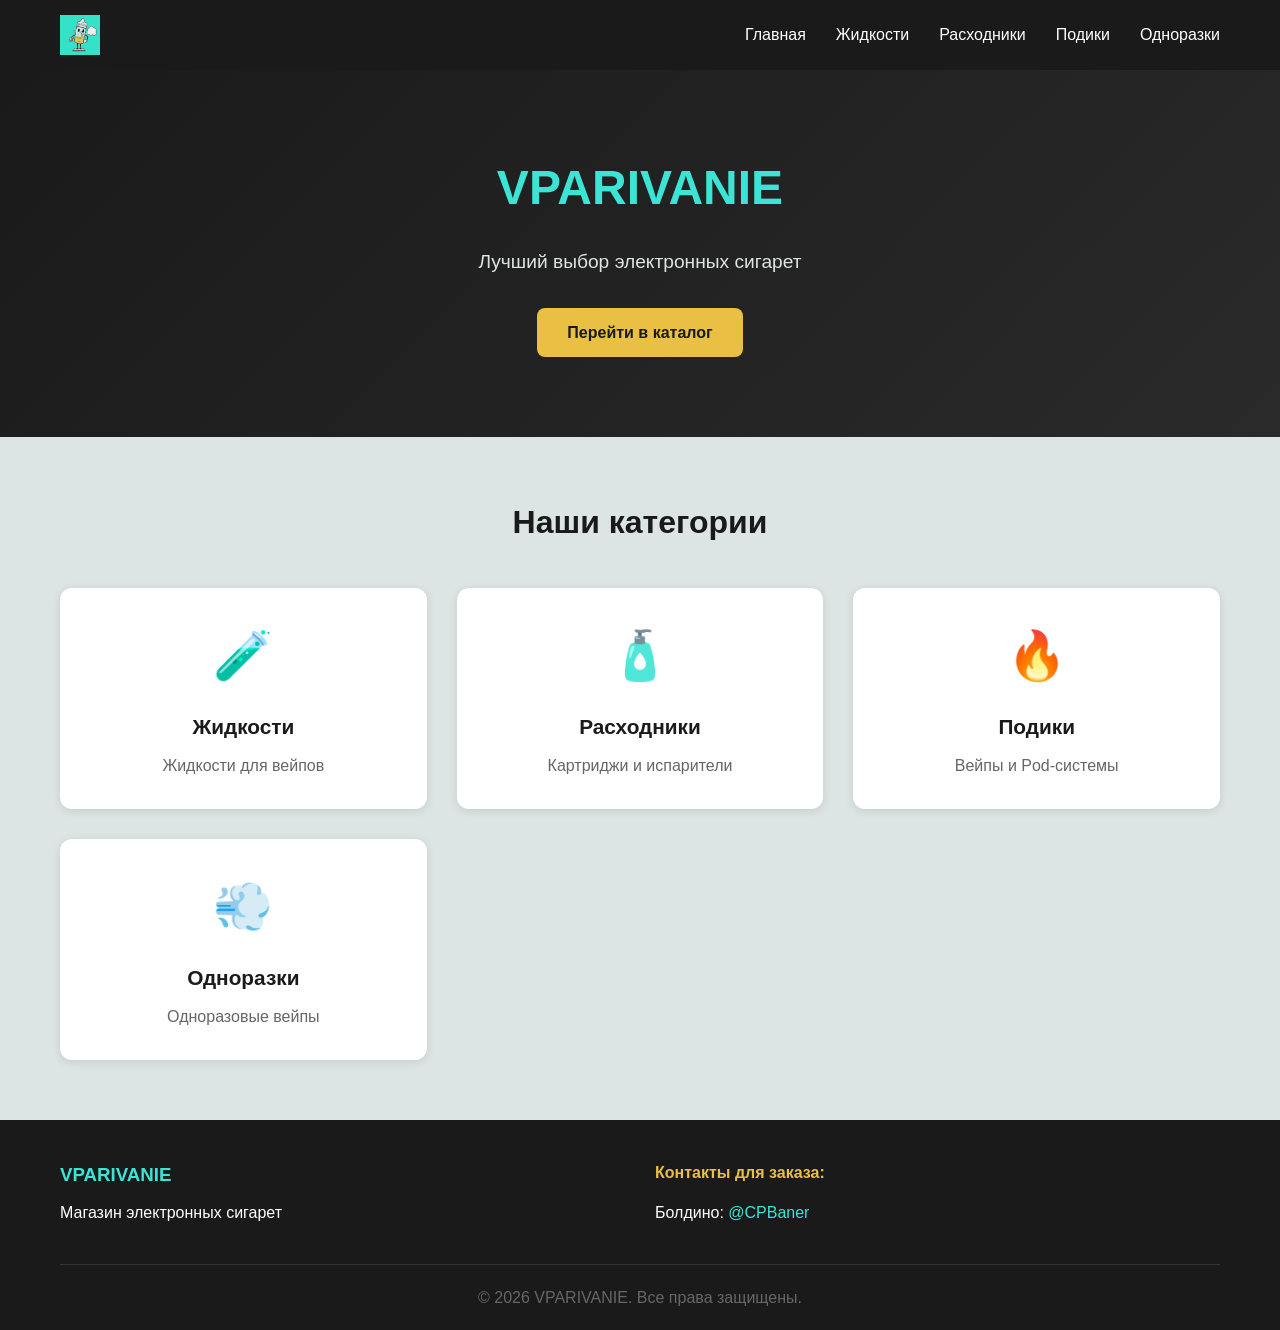
<file: index.html>
<!DOCTYPE html>
<html lang="ru">
<head>
    <meta charset="UTF-8">
    <meta name="viewport" content="width=device-width, initial-scale=1.0">
    <title>VPARIVANIE - Магазин электронных сигарет</title>
    <link rel="stylesheet" href="style.css">
</head>
<body>
    <header class="header">
        <div class="container">
            <a href="index.html" class="logo">
                <img src="images/logo.png" alt="VPARIVANIE" class="logo-img">
            </a>
            <nav class="nav">
                <button class="nav-toggle" aria-label="Меню">
                    <span></span>
                    <span></span>
                    <span></span>
                </button>
                <ul class="nav-list">
                    <li><a href="index.html" class="nav-link">Главная</a></li>
                    <li><a href="жидкости.html" class="nav-link">Жидкости</a></li>
                    <li><a href="расходники.html" class="nav-link">Расходники</a></li>
                    <li><a href="подики.html" class="nav-link">Подики</a></li>
                    <li><a href="одноразки.html" class="nav-link">Одноразки</a></li>
                </ul>
            </nav>
        </div>
    </header>

    <main class="main">
        <section class="hero">
            <div class="container">
                <h1 class="hero-title">VPARIVANIE</h1>
                <p class="hero-subtitle">Лучший выбор электронных сигарет</p>
                <a href="жидкости.html" class="btn">Перейти в каталог</a>
            </div>
        </section>

        <section class="categories">
            <div class="container">
                <h2 class="section-title">Наши категории</h2>
                <div class="category-grid">
                    <a href="жидкости.html" class="category-card">
                        <div class="category-icon">🧪</div>
                        <h3>Жидкости</h3>
                        <p>Жидкости для вейпов</p>
                    </a>
                    <a href="расходники.html" class="category-card">
                        <div class="category-icon">🧴</div>
                        <h3>Расходники</h3>
                        <p>Картриджи и испарители</p>
                    </a>
                    <a href="подики.html" class="category-card">
                        <div class="category-icon">🔥</div>
                        <h3>Подики</h3>
                        <p>Вейпы и Pod-системы</p>
                    </a>
                    <a href="одноразки.html" class="category-card">
                        <div class="category-icon">💨</div>
                        <h3>Одноразки</h3>
                        <p>Одноразовые вейпы</p>
                    </a>
                </div>
            </div>
        </section>
    </main>

    <footer class="footer">
        <div class="container">
            <div class="footer-content">
                <div class="footer-info">
                    <h3>VPARIVANIE</h3>
                    <p>Магазин электронных сигарет</p>
                </div>
                <div class="footer-contacts">
                    <h4>Контакты для заказа:</h4>
                    <p>Болдино: <a href="https://t.me/CPBaner" target="_blank">@CPBaner</a></p>
                </div>
            </div>
            <div class="footer-bottom">
                <p>&copy; 2026 VPARIVANIE. Все права защищены.</p>
            </div>
        </div>
    </footer>

    <script src="script.js"></script>
</body>
</html>
</file>
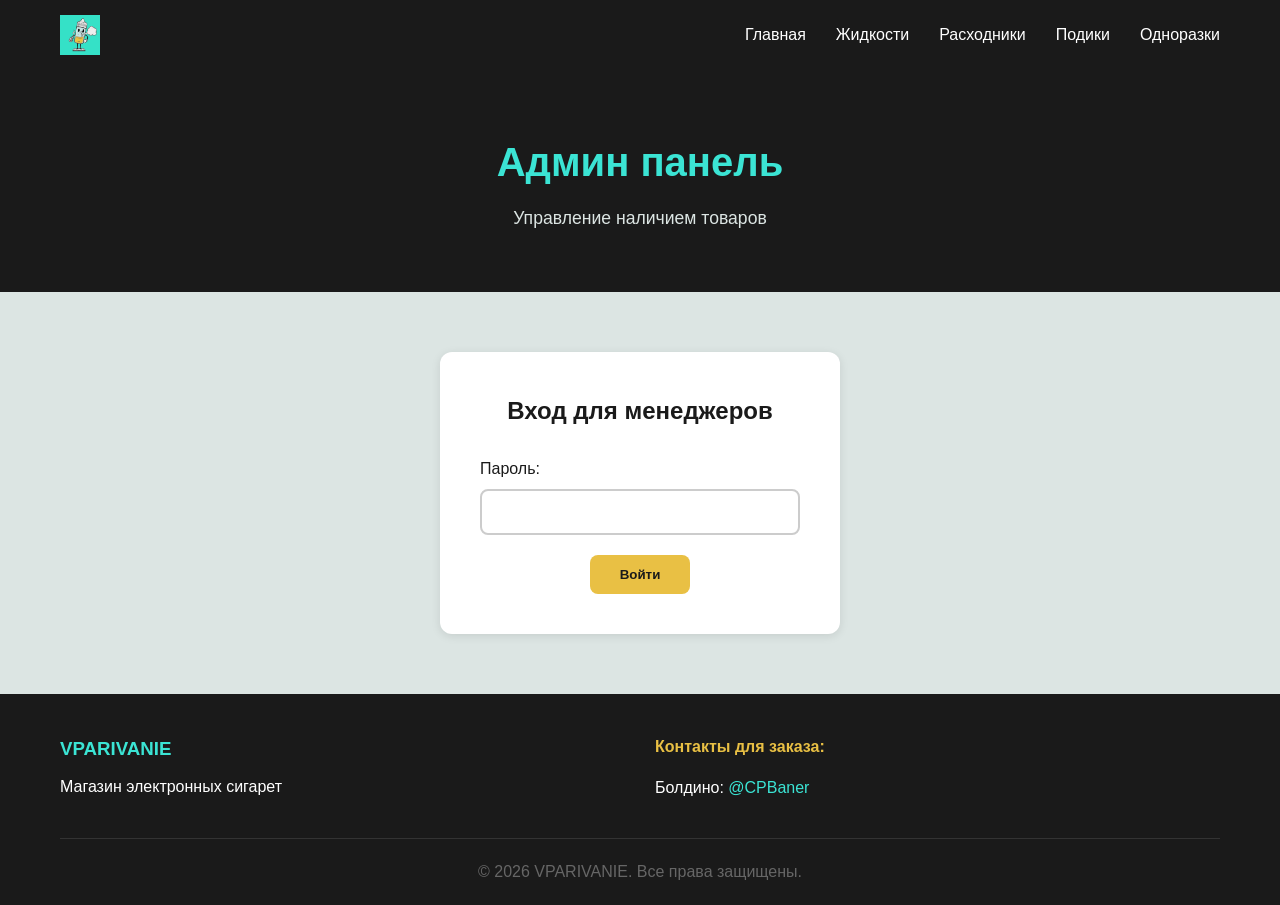
<file: admin.html>
<!DOCTYPE html>
<html lang="ru">
<head>
    <meta charset="UTF-8">
    <meta name="viewport" content="width=device-width, initial-scale=1.0">
    <title>Админ панель - VPARIVANIE</title>
    <link rel="stylesheet" href="style.css">
</head>
<body>
    <header class="header">
        <div class="container">
            <a href="index.html" class="logo">
                <img src="images/logo.png" alt="VPARIVANIE" class="logo-img">
            </a>
            <nav class="nav">
                <button class="nav-toggle" aria-label="Меню">
                    <span></span>
                    <span></span>
                    <span></span>
                </button>
                <ul class="nav-list">
                    <li><a href="index.html" class="nav-link">Главная</a></li>
                    <li><a href="жидкости.html" class="nav-link">Жидкости</a></li>
                    <li><a href="расходники.html" class="nav-link">Расходники</a></li>
                    <li><a href="подики.html" class="nav-link">Подики</a></li>
                    <li><a href="одноразки.html" class="nav-link">Одноразки</a></li>
                </ul>
            </nav>
        </div>
    </header>

    <main class="main">
        <section class="page-header">
            <div class="container">
                <h1>Админ панель</h1>
                <p>Управление наличием товаров</p>
            </div>
        </section>

        <section class="page-content">
            <div class="container">
                <div class="admin-container">
                    <div class="login-form" id="loginForm">
                        <h2>Вход для менеджеров</h2>
                        <form id="adminLoginForm">
                            <div class="form-group">
                                <label for="adminPassword">Пароль:</label>
                                <input type="password" id="adminPassword" required>
                            </div>
                            <button type="submit" class="btn">Войти</button>
                        </form>
                    </div>

                    <div class="admin-panel" id="adminPanel" style="display: none;">
                        <div class="admin-header">
                            <h2>Управление наличием</h2>
                            <div class="admin-actions">
                                <button class="btn" id="saveChangesBtn">Сохранить изменения</button>
                                <button class="btn btn-secondary" id="logoutBtn">Выйти</button>
                            </div>
                        </div>

                        <div class="admin-search">
                            <input type="text" id="adminSearch" placeholder="Поиск товара...">
                        </div>

                        <div class="admin-tabs">
                            <button class="admin-tab active" data-tab="liquids">Жидкости</button>
                            <button class="admin-tab" data-tab="cartridges">Картриджи/Испарители</button>
                            <button class="admin-tab" data-tab="pods">Подики</button>
                            <button class="admin-tab" data-tab="disposables">Одноразки</button>
                        </div>

                        <div class="admin-content">
                            <div class="admin-section active" id="liquids">
                                <h3>Жидкости</h3>
                                <div id="liquidsList"></div>
                            </div>
                            <div class="admin-section" id="cartridges">
                                <h3>Картриджи/Испарители</h3>
                                <div id="cartridgesList"></div>
                            </div>
                            <div class="admin-section" id="pods">
                                <h3>Подики</h3>
                                <div id="podsList"></div>
                            </div>
                            <div class="admin-section" id="disposables">
                                <h3>Одноразки</h3>
                                <div id="disposablesList"></div>
                            </div>
                        </div>
                    </div>
                </div>
            </div>
        </section>
    </main>

    <footer class="footer">
        <div class="container">
            <div class="footer-content">
                <div class="footer-info">
                    <h3>VPARIVANIE</h3>
                    <p>Магазин электронных сигарет</p>
                </div>
                <div class="footer-contacts">
                    <h4>Контакты для заказа:</h4>
                    <p>Болдино: <a href="https://t.me/CPBaner" target="_blank">@CPBaner</a></p>
                </div>
            </div>
            <div class="footer-bottom">
                <p>&copy; 2026 VPARIVANIE. Все права защищены.</p>
            </div>
        </div>
    </footer>

    <script src="admin.js"></script>
</body>
</html>
</file>
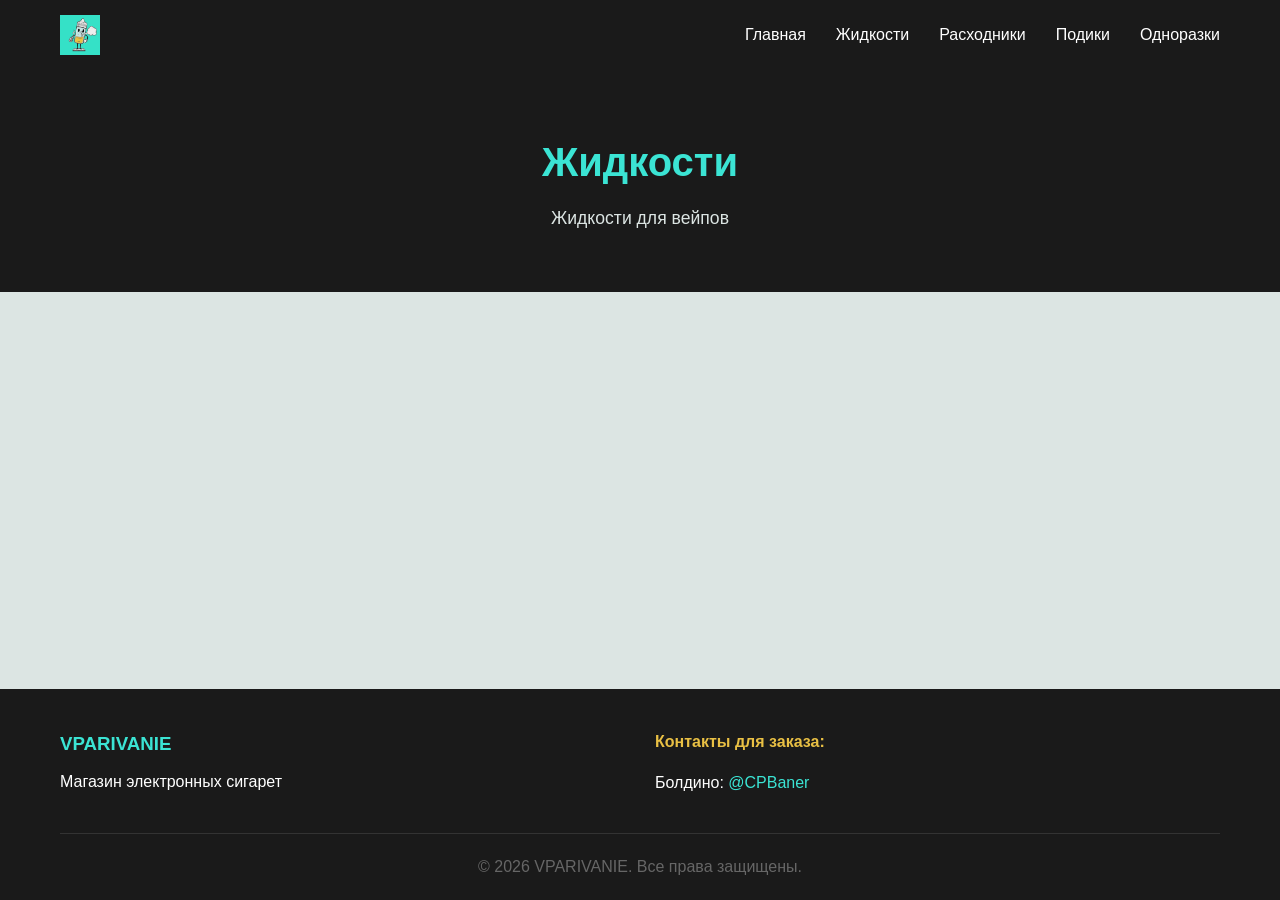
<file: жидкости.html>
<!DOCTYPE html>
<html lang="ru">
<head>
    <meta charset="UTF-8">
    <meta name="viewport" content="width=device-width, initial-scale=1.0">
    <title>Жидкости - VPARIVANIE</title>
    <link rel="stylesheet" href="style.css">
</head>
<body>
    <header class="header">
        <div class="container">
            <a href="index.html" class="logo">
                <img src="images/logo.png" alt="VPARIVANIE" class="logo-img">
            </a>
            <nav class="nav">
                <button class="nav-toggle" aria-label="Меню">
                    <span></span>
                    <span></span>
                    <span></span>
                </button>
                <ul class="nav-list">
                    <li><a href="index.html" class="nav-link">Главная</a></li>
                    <li><a href="жидкости.html" class="nav-link">Жидкости</a></li>
                    <li><a href="расходники.html" class="nav-link">Расходники</a></li>
                    <li><a href="подики.html" class="nav-link">Подики</a></li>
                    <li><a href="одноразки.html" class="nav-link">Одноразки</a></li>
                </ul>
            </nav>
        </div>
    </header>

    <main class="main">
        <section class="page-header">
            <div class="container">
                <h1>Жидкости</h1>
                <p>Жидкости для вейпов</p>
            </div>
        </section>

        <section class="page-content">
            <div class="container">
                <div class="brand-grid" id="brandGrid">
                    <!-- Brand cards will be generated by JS -->
                </div>
            </div>
        </section>
    </main>

    <footer class="footer">
        <div class="container">
            <div class="footer-content">
                <div class="footer-info">
                    <h3>VPARIVANIE</h3>
                    <p>Магазин электронных сигарет</p>
                </div>
                <div class="footer-contacts">
                    <h4>Контакты для заказа:</h4>
                    <p>Болдино: <a href="https://t.me/CPBaner" target="_blank">@CPBaner</a></p>
                </div>
            </div>
            <div class="footer-bottom">
                <p>&copy; 2026 VPARIVANIE. Все права защищены.</p>
            </div>
        </div>
    </footer>

    <div class="overlay" id="brandOverlay">
        <div class="overlay-content">
            <button class="overlay-close" id="overlayClose">&times;</button>
            <h2 id="overlayTitle"></h2>
            <div id="overlayBody"></div>
        </div>
    </div>

    <script src="script.js"></script>
    <script src="жидкости.js"></script>
</body>
</html>
</file>
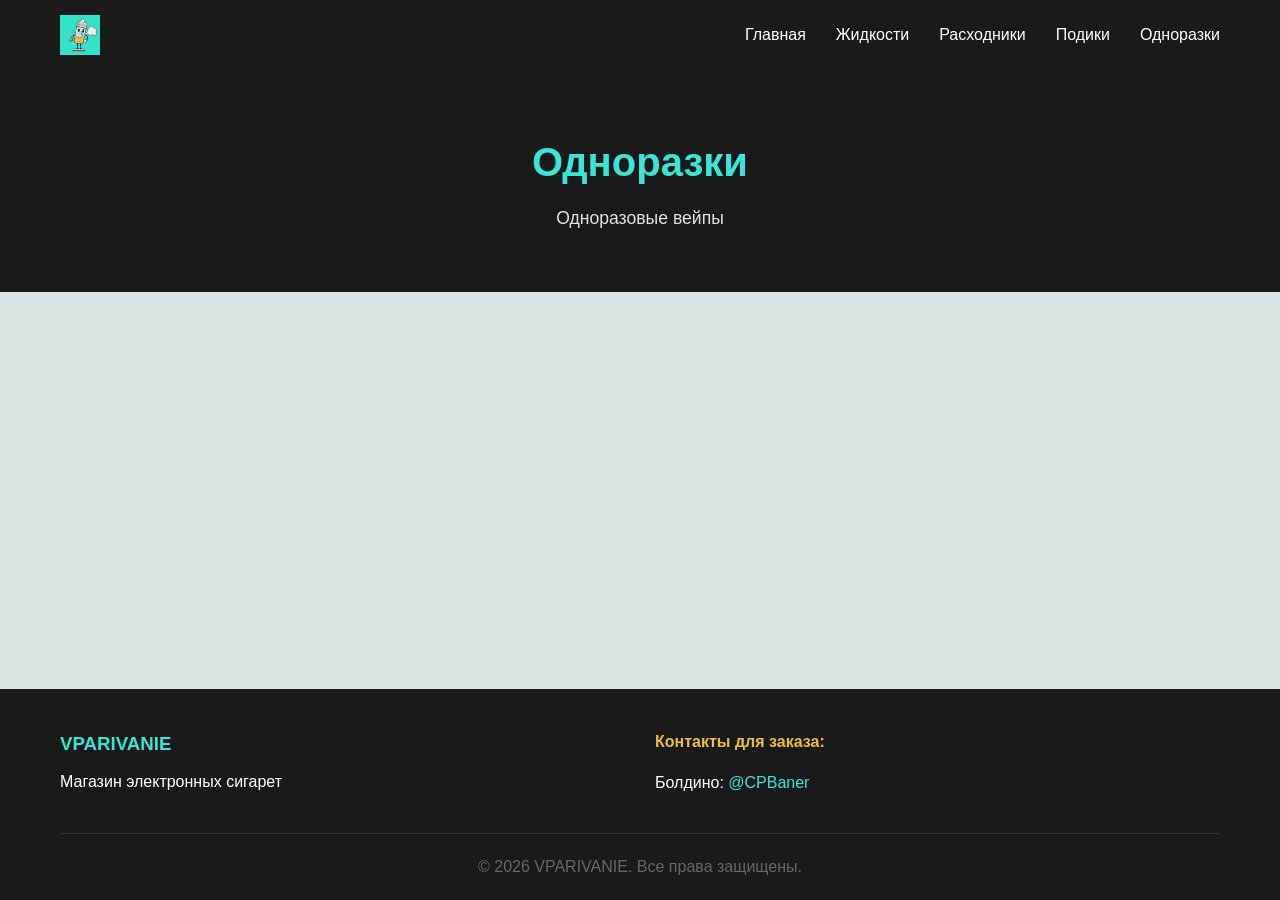
<file: одноразки.html>
<!DOCTYPE html>
<html lang="ru">
<head>
    <meta charset="UTF-8">
    <meta name="viewport" content="width=device-width, initial-scale=1.0">
    <title>Одноразки - VPARIVANIE</title>
    <link rel="stylesheet" href="style.css">
</head>
<body>
    <header class="header">
        <div class="container">
            <a href="index.html" class="logo">
                <img src="images/logo.png" alt="VPARIVANIE" class="logo-img">
            </a>
            <nav class="nav">
                <button class="nav-toggle" aria-label="Меню">
                    <span></span>
                    <span></span>
                    <span></span>
                </button>
                <ul class="nav-list">
                    <li><a href="index.html" class="nav-link">Главная</a></li>
                    <li><a href="жидкости.html" class="nav-link">Жидкости</a></li>
                    <li><a href="расходники.html" class="nav-link">Расходники</a></li>
                    <li><a href="подики.html" class="nav-link">Подики</a></li>
                    <li><a href="одноразки.html" class="nav-link">Одноразки</a></li>
                </ul>
            </nav>
        </div>
    </header>

    <main class="main">
        <section class="page-header">
            <div class="container">
                <h1>Одноразки</h1>
                <p>Одноразовые вейпы</p>
            </div>
        </section>

        <section class="page-content">
            <div class="container">
                <div class="product-grid" id="disposableGrid">
                    <!-- Disposable cards will be generated by JS -->
                </div>
            </div>
        </section>
    </main>

    <footer class="footer">
        <div class="container">
            <div class="footer-content">
                <div class="footer-info">
                    <h3>VPARIVANIE</h3>
                    <p>Магазин электронных сигарет</p>
                </div>
                <div class="footer-contacts">
                    <h4>Контакты для заказа:</h4>
                    <p>Болдино: <a href="https://t.me/CPBaner" target="_blank">@CPBaner</a></p>
                </div>
            </div>
            <div class="footer-bottom">
                <p>&copy; 2026 VPARIVANIE. Все права защищены.</p>
            </div>
        </div>
    </footer>

    <script src="script.js"></script>
    <script src="одноразки.js"></script>

    <div class="overlay" id="disposableOverlay">
        <div class="overlay-content">
            <button class="overlay-close" id="overlayClose">&times;</button>
            <h2 id="overlayTitle"></h2>
            <div id="overlayBody"></div>
        </div>
    </div>
</body>
</html>
</file>
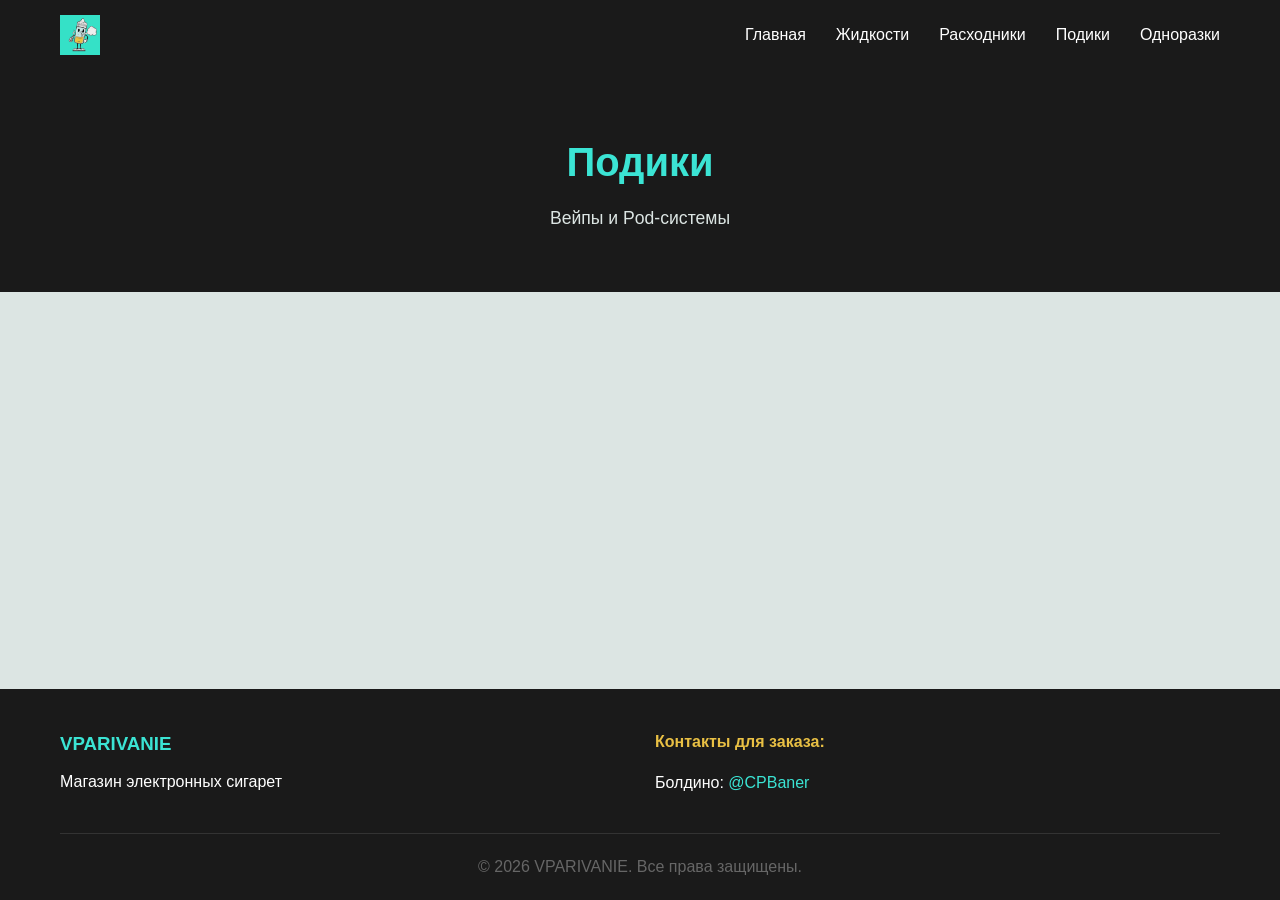
<file: подики.html>
<!DOCTYPE html>
<html lang="ru">
<head>
    <meta charset="UTF-8">
    <meta name="viewport" content="width=device-width, initial-scale=1.0">
    <title>Подики - VPARIVANIE</title>
    <link rel="stylesheet" href="style.css">
</head>
<body>
    <header class="header">
        <div class="container">
            <a href="index.html" class="logo">
                <img src="images/logo.png" alt="VPARIVANIE" class="logo-img">
            </a>
            <nav class="nav">
                <button class="nav-toggle" aria-label="Меню">
                    <span></span>
                    <span></span>
                    <span></span>
                </button>
                <ul class="nav-list">
                    <li><a href="index.html" class="nav-link">Главная</a></li>
                    <li><a href="жидкости.html" class="nav-link">Жидкости</a></li>
                    <li><a href="расходники.html" class="nav-link">Расходники</a></li>
                    <li><a href="подики.html" class="nav-link">Подики</a></li>
                    <li><a href="одноразки.html" class="nav-link">Одноразки</a></li>
                </ul>
            </nav>
        </div>
    </header>

    <main class="main">
        <section class="page-header">
            <div class="container">
                <h1>Подики</h1>
                <p>Вейпы и Pod-системы</p>
            </div>
        </section>

        <section class="page-content">
            <div class="container">
                <div class="product-grid" id="podGrid">
                    <!-- Pod cards will be generated by JS -->
                </div>
            </div>
        </section>
    </main>

    <footer class="footer">
        <div class="container">
            <div class="footer-content">
                <div class="footer-info">
                    <h3>VPARIVANIE</h3>
                    <p>Магазин электронных сигарет</p>
                </div>
                <div class="footer-contacts">
                    <h4>Контакты для заказа:</h4>
                    <p>Болдино: <a href="https://t.me/CPBaner" target="_blank">@CPBaner</a></p>
                </div>
            </div>
            <div class="footer-bottom">
                <p>&copy; 2026 VPARIVANIE. Все права защищены.</p>
            </div>
        </div>
    </footer>

    <script src="script.js"></script>
    <script src="подики.js"></script>
</body>
</html>
</file>
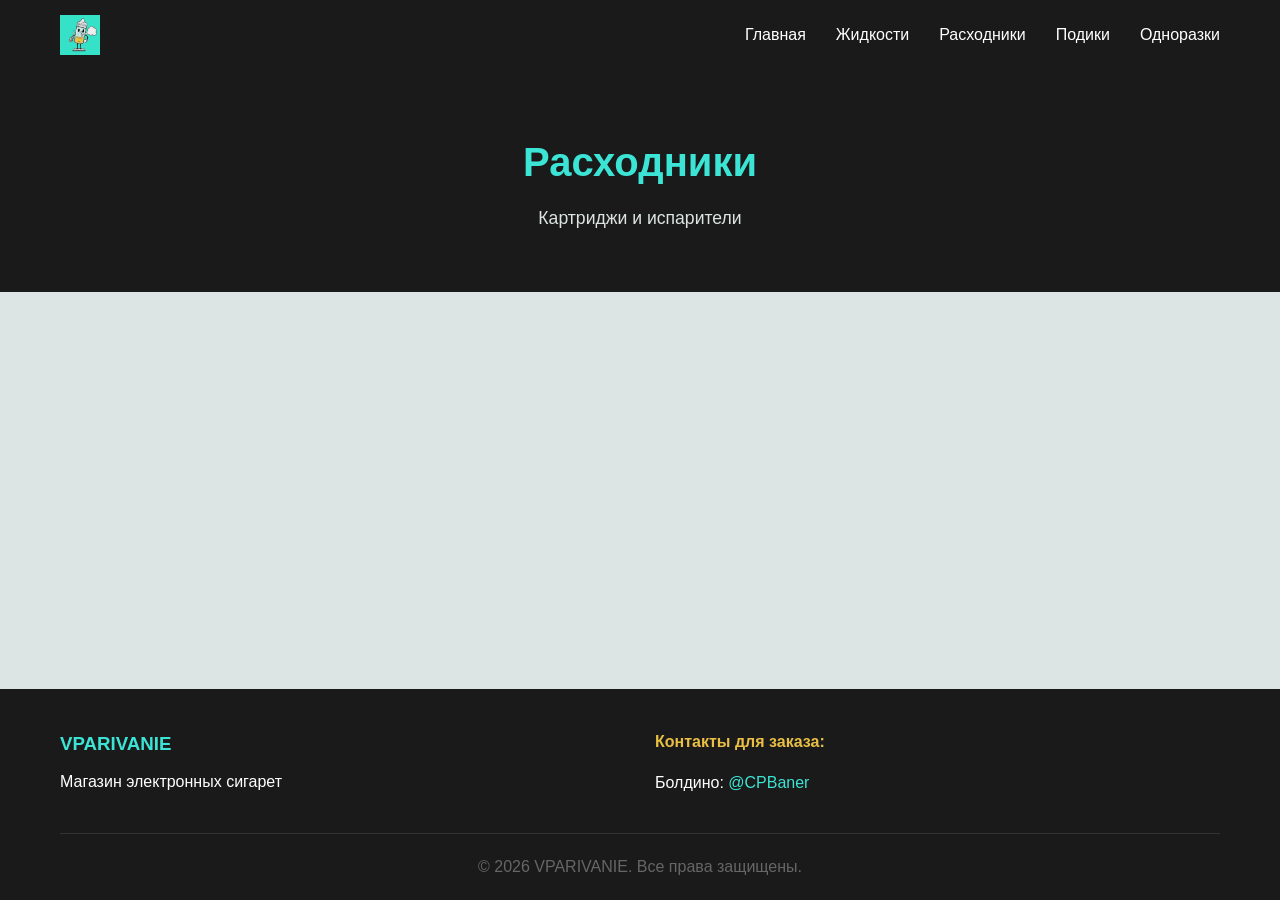
<file: расходники.html>
<!DOCTYPE html>
<html lang="ru">
<head>
    <meta charset="UTF-8">
    <meta name="viewport" content="width=device-width, initial-scale=1.0">
    <title>Расходники - VPARIVANIE</title>
    <link rel="stylesheet" href="style.css">
</head>
<body>
    <header class="header">
        <div class="container">
            <a href="index.html" class="logo">
                <img src="images/logo.png" alt="VPARIVANIE" class="logo-img">
            </a>
            <nav class="nav">
                <button class="nav-toggle" aria-label="Меню">
                    <span></span>
                    <span></span>
                    <span></span>
                </button>
                <ul class="nav-list">
                    <li><a href="index.html" class="nav-link">Главная</a></li>
                    <li><a href="жидкости.html" class="nav-link">Жидкости</a></li>
                    <li><a href="расходники.html" class="nav-link">Расходники</a></li>
                    <li><a href="подики.html" class="nav-link">Подики</a></li>
                    <li><a href="одноразки.html" class="nav-link">Одноразки</a></li>
                </ul>
            </nav>
        </div>
    </header>

    <main class="main">
        <section class="page-header">
            <div class="container">
                <h1>Расходники</h1>
                <p>Картриджи и испарители</p>
            </div>
        </section>

        <section class="page-content">
            <div class="container">
                <div class="product-grid" id="cartridgeGrid">
                    <!-- Cartridge cards will be generated by JS -->
                </div>
            </div>
        </section>
    </main>

    <footer class="footer">
        <div class="container">
            <div class="footer-content">
                <div class="footer-info">
                    <h3>VPARIVANIE</h3>
                    <p>Магазин электронных сигарет</p>
                </div>
                <div class="footer-contacts">
                    <h4>Контакты для заказа:</h4>
                    <p>Болдино: <a href="https://t.me/CPBaner" target="_blank">@CPBaner</a></p>
                </div>
            </div>
            <div class="footer-bottom">
                <p>&copy; 2026 VPARIVANIE. Все права защищены.</p>
            </div>
        </div>
    </footer>

    <script src="script.js"></script>
    <script src="расходники.js"></script>
</body>
</html>
</file>
<file: style.css>
:root {
    --bg: #dce5e3;
    --btn: #e9c044;
    --accent: #3be4d4;
    --dark: #1a1a1a;
    --light: #ffffff;
    --gray: #666666;
    --border: #cccccc;
}

* {
    margin: 0;
    padding: 0;
    box-sizing: border-box;
}

body {
    font-family: -apple-system, BlinkMacSystemFont, 'Segoe UI', Roboto, Oxygen, Ubuntu, sans-serif;
    background-color: var(--bg);
    color: var(--dark);
    line-height: 1.6;
    min-height: 100vh;
    display: flex;
    flex-direction: column;
}

.container {
    max-width: 1200px;
    margin: 0 auto;
    padding: 0 20px;
}

/* Header */
.header {
    background-color: var(--dark);
    color: var(--light);
    padding: 15px 0;
    position: sticky;
    top: 0;
    z-index: 100;
}

.header .container {
    display: flex;
    justify-content: space-between;
    align-items: center;
}

.logo {
    display: flex;
    align-items: center;
    text-decoration: none;
}

.logo-img {
    height: 40px;
    width: auto;
}

.nav-list {
    display: flex;
    list-style: none;
    gap: 30px;
}

.nav-link {
    color: var(--light);
    text-decoration: none;
    font-weight: 500;
    transition: color 0.3s;
    padding: 5px 0;
}

.nav-link:hover {
    color: var(--accent);
}

.nav-toggle {
    display: none;
    flex-direction: column;
    gap: 5px;
    background: none;
    border: none;
    cursor: pointer;
    padding: 5px;
}

.nav-toggle span {
    display: block;
    width: 25px;
    height: 3px;
    background-color: var(--light);
    transition: 0.3s;
}

/* Main */
.main {
    flex: 1;
}

/* Hero */
.hero {
    background: linear-gradient(135deg, var(--dark) 0%, #2a2a2a 100%);
    color: var(--light);
    padding: 80px 0;
    text-align: center;
}

.hero-title {
    font-size: 3rem;
    margin-bottom: 20px;
    color: var(--accent);
}

.hero-subtitle {
    font-size: 1.2rem;
    margin-bottom: 30px;
    color: var(--bg);
}

.btn {
    display: inline-block;
    background-color: var(--btn);
    color: var(--dark);
    padding: 12px 30px;
    text-decoration: none;
    border-radius: 8px;
    font-weight: 600;
    border: none;
    cursor: pointer;
    transition: transform 0.3s, box-shadow 0.3s;
}

.btn:hover {
    transform: translateY(-2px);
    box-shadow: 0 5px 15px rgba(233, 192, 68, 0.3);
}

.btn-secondary {
    background-color: var(--accent);
    color: var(--dark);
}

/* Categories */
.categories {
    padding: 60px 0;
}

.section-title {
    text-align: center;
    font-size: 2rem;
    margin-bottom: 40px;
    color: var(--dark);
}

.category-grid {
    display: grid;
    grid-template-columns: repeat(auto-fit, minmax(280px, 1fr));
    gap: 30px;
}

.category-card {
    background-color: var(--light);
    border-radius: 12px;
    padding: 30px;
    text-align: center;
    text-decoration: none;
    color: var(--dark);
    transition: transform 0.3s, box-shadow 0.3s;
    box-shadow: 0 2px 10px rgba(0, 0, 0, 0.1);
}

.category-card:hover {
    transform: translateY(-5px);
    box-shadow: 0 10px 25px rgba(0, 0, 0, 0.15);
}

.category-icon {
    font-size: 3rem;
    margin-bottom: 15px;
}

.category-card h3 {
    margin-bottom: 10px;
    font-size: 1.3rem;
}

.category-card p {
    color: var(--gray);
}

/* Page Header */
.page-header {
    background-color: var(--dark);
    color: var(--light);
    padding: 60px 0;
    text-align: center;
}

.page-header h1 {
    font-size: 2.5rem;
    margin-bottom: 10px;
    color: var(--accent);
}

.page-header p {
    color: var(--bg);
    font-size: 1.1rem;
}

.page-content {
    padding: 60px 0;
}

/* Product Grid */
.product-grid {
    display: grid;
    grid-template-columns: repeat(auto-fill, minmax(250px, 1fr));
    gap: 30px;
}

.product-card {
    background-color: var(--light);
    border-radius: 12px;
    overflow: hidden;
    box-shadow: 0 2px 10px rgba(0, 0, 0, 0.1);
    transition: transform 0.3s, box-shadow 0.3s;
}

.product-card:hover {
    transform: translateY(-5px);
    box-shadow: 0 10px 25px rgba(0, 0, 0, 0.15);
}

.product-image {
    width: 100%;
    height: 200px;
    background-color: var(--border);
    display: flex;
    align-items: center;
    justify-content: center;
    color: var(--gray);
    font-size: 0.9rem;
}

.product-info {
    padding: 20px;
}

.product-name {
    font-size: 1.1rem;
    font-weight: 600;
    margin-bottom: 8px;
}

.product-description {
    color: var(--gray);
    font-size: 0.9rem;
    margin-bottom: 15px;
    line-height: 1.4;
}

.product-price {
    font-size: 1.2rem;
    font-weight: 700;
    color: var(--dark);
}

.product-status {
    display: inline-block;
    padding: 4px 12px;
    border-radius: 20px;
    font-size: 0.8rem;
    font-weight: 600;
    margin-top: 10px;
}

.product-status.in-stock {
    background-color: #e8f5e9;
    color: #2e7d32;
}

.product-status.out-of-stock {
    background-color: #ffebee;
    color: #c62828;
}

/* Brand Grid */
.brand-grid {
    display: grid;
    grid-template-columns: repeat(auto-fill, minmax(200px, 1fr));
    gap: 20px;
}

.brand-card {
    background-color: var(--light);
    border-radius: 12px;
    padding: 30px;
    text-align: center;
    cursor: pointer;
    box-shadow: 0 2px 10px rgba(0, 0, 0, 0.1);
    transition: transform 0.3s, box-shadow 0.3s;
}

.brand-card:hover {
    transform: translateY(-5px);
    box-shadow: 0 10px 25px rgba(0, 0, 0, 0.15);
}

.brand-card h3 {
    margin-bottom: 10px;
    font-size: 1.2rem;
}

.brand-card p {
    color: var(--gray);
    font-size: 0.9rem;
}

/* Overlay */
.overlay {
    display: none;
    position: fixed;
    top: 0;
    left: 0;
    width: 100%;
    height: 100%;
    background-color: rgba(0, 0, 0, 0.7);
    z-index: 1000;
    align-items: center;
    justify-content: center;
    padding: 20px;
}

.overlay.active {
    display: flex;
}

.overlay-content {
    background-color: var(--light);
    border-radius: 12px;
    padding: 30px;
    max-width: 600px;
    width: 100%;
    max-height: 80vh;
    overflow-y: auto;
    position: relative;
}

.overlay-close {
    position: absolute;
    top: 15px;
    right: 20px;
    background: none;
    border: none;
    font-size: 2rem;
    cursor: pointer;
    color: var(--gray);
    line-height: 1;
}

.overlay-close:hover {
    color: var(--dark);
}

#overlayTitle {
    margin-bottom: 20px;
    color: var(--dark);
}

#overlayBody {
    color: var(--gray);
}

.product-list-item {
    display: flex;
    justify-content: space-between;
    align-items: center;
    padding: 12px 0;
    border-bottom: 1px solid var(--border);
}

.product-list-item:last-child {
    border-bottom: none;
}

.product-list-item .name {
    font-weight: 500;
}

.product-list-item .status {
    padding: 4px 12px;
    border-radius: 20px;
    font-size: 0.8rem;
    font-weight: 600;
}

.product-list-item .status.in-stock {
    background-color: #e8f5e9;
    color: #2e7d32;
}

.product-list-item .status.out-of-stock {
    background-color: #ffebee;
    color: #c62828;
}

/* Footer */
.footer {
    background-color: var(--dark);
    color: var(--light);
    padding: 40px 0 20px;
    margin-top: auto;
}

.footer-content {
    display: grid;
    grid-template-columns: repeat(auto-fit, minmax(250px, 1fr));
    gap: 30px;
    margin-bottom: 30px;
}

.footer-info h3 {
    margin-bottom: 10px;
    color: var(--accent);
}

.footer-contacts h4 {
    margin-bottom: 15px;
    color: var(--btn);
}

.footer-contacts p {
    margin-bottom: 8px;
}

.footer-contacts a {
    color: var(--accent);
    text-decoration: none;
}

.footer-contacts a:hover {
    text-decoration: underline;
}

.footer-bottom {
    text-align: center;
    padding-top: 20px;
    border-top: 1px solid #333;
    color: var(--gray);
}

/* Admin Panel */
.admin-container {
    max-width: 900px;
    margin: 0 auto;
}

.login-form {
    background-color: var(--light);
    border-radius: 12px;
    padding: 40px;
    box-shadow: 0 2px 10px rgba(0, 0, 0, 0.1);
    max-width: 400px;
    margin: 0 auto;
    text-align: center;
}

.login-form h2 {
    margin-bottom: 25px;
    color: var(--dark);
}

.form-group {
    margin-bottom: 20px;
    text-align: left;
}

.form-group label {
    display: block;
    margin-bottom: 8px;
    font-weight: 500;
}

.form-group input {
    width: 100%;
    padding: 12px;
    border: 2px solid var(--border);
    border-radius: 8px;
    font-size: 1rem;
    transition: border-color 0.3s;
}

.form-group input:focus {
    outline: none;
    border-color: var(--accent);
}

.admin-header {
    display: flex;
    justify-content: space-between;
    align-items: center;
    margin-bottom: 20px;
    flex-wrap: wrap;
    gap: 15px;
}

.admin-actions {
    display: flex;
    gap: 10px;
}

.admin-search {
    margin-bottom: 20px;
}

.admin-search input {
    width: 100%;
    max-width: 500px;
    padding: 12px 16px;
    border: 2px solid var(--border);
    border-radius: 8px;
    font-size: 1rem;
    transition: border-color 0.3s;
}

.admin-search input:focus {
    outline: none;
    border-color: var(--accent);
}

.admin-tabs {
    display: flex;
    gap: 10px;
    margin-bottom: 20px;
    flex-wrap: wrap;
}

.admin-tab {
    background-color: var(--light);
    border: 2px solid var(--border);
    padding: 10px 20px;
    border-radius: 8px;
    cursor: pointer;
    font-weight: 500;
    transition: all 0.3s;
}

.admin-tab.active {
    background-color: var(--accent);
    border-color: var(--accent);
    color: var(--dark);
}

.admin-tab:hover {
    border-color: var(--accent);
}

.admin-section {
    display: none;
    background-color: var(--light);
    border-radius: 12px;
    padding: 25px;
}

.admin-section.active {
    display: block;
}

.admin-section h3 {
    margin-bottom: 20px;
    color: var(--dark);
}

.admin-item {
    display: flex;
    justify-content: space-between;
    align-items: center;
    padding: 15px 0;
    border-bottom: 1px solid var(--border);
}

.admin-item:last-child {
    border-bottom: none;
}

.admin-item-info {
    flex: 1;
}

.admin-item-name {
    font-weight: 600;
    margin-bottom: 4px;
}

.admin-item-desc {
    font-size: 0.9rem;
    color: var(--gray);
}

.toggle-btn {
    padding: 8px 16px;
    border-radius: 6px;
    border: none;
    cursor: pointer;
    font-weight: 600;
    transition: all 0.3s;
}

.toggle-btn.in-stock {
    background-color: #e8f5e9;
    color: #2e7d32;
}

.toggle-btn.out-of-stock {
    background-color: #ffebee;
    color: #c62828;
}

/* Mobile Navigation */
@media (max-width: 768px) {
    .nav-toggle {
        display: flex;
    }

    .nav-list {
        position: fixed;
        top: 70px;
        left: 0;
        right: 0;
        background-color: var(--dark);
        flex-direction: column;
        padding: 20px;
        gap: 15px;
        transform: translateY(-150%);
        transition: transform 0.3s;
        box-shadow: 0 5px 10px rgba(0, 0, 0, 0.2);
    }

    .nav-list.active {
        transform: translateY(0);
    }

    .hero-title {
        font-size: 2rem;
    }

    .hero {
        padding: 50px 0;
    }

    .category-grid,
    .product-grid {
        grid-template-columns: 1fr;
    }

    .brand-grid {
        grid-template-columns: repeat(auto-fill, minmax(150px, 1fr));
    }

    .admin-tabs {
        justify-content: center;
    }

    .admin-header {
        flex-direction: column;
        gap: 15px;
        text-align: center;
    }

    .admin-search input {
        max-width: 100%;
    }
}

/* Tablet */
@media (min-width: 769px) and (max-width: 1024px) {
    .category-grid {
        grid-template-columns: repeat(2, 1fr);
    }

    .product-grid {
        grid-template-columns: repeat(2, 1fr);
    }
}

/* Desktop */
@media (min-width: 1025px) {
    .product-grid {
        grid-template-columns: repeat(auto-fill, minmax(250px, 1fr));
    }
}
</file>
